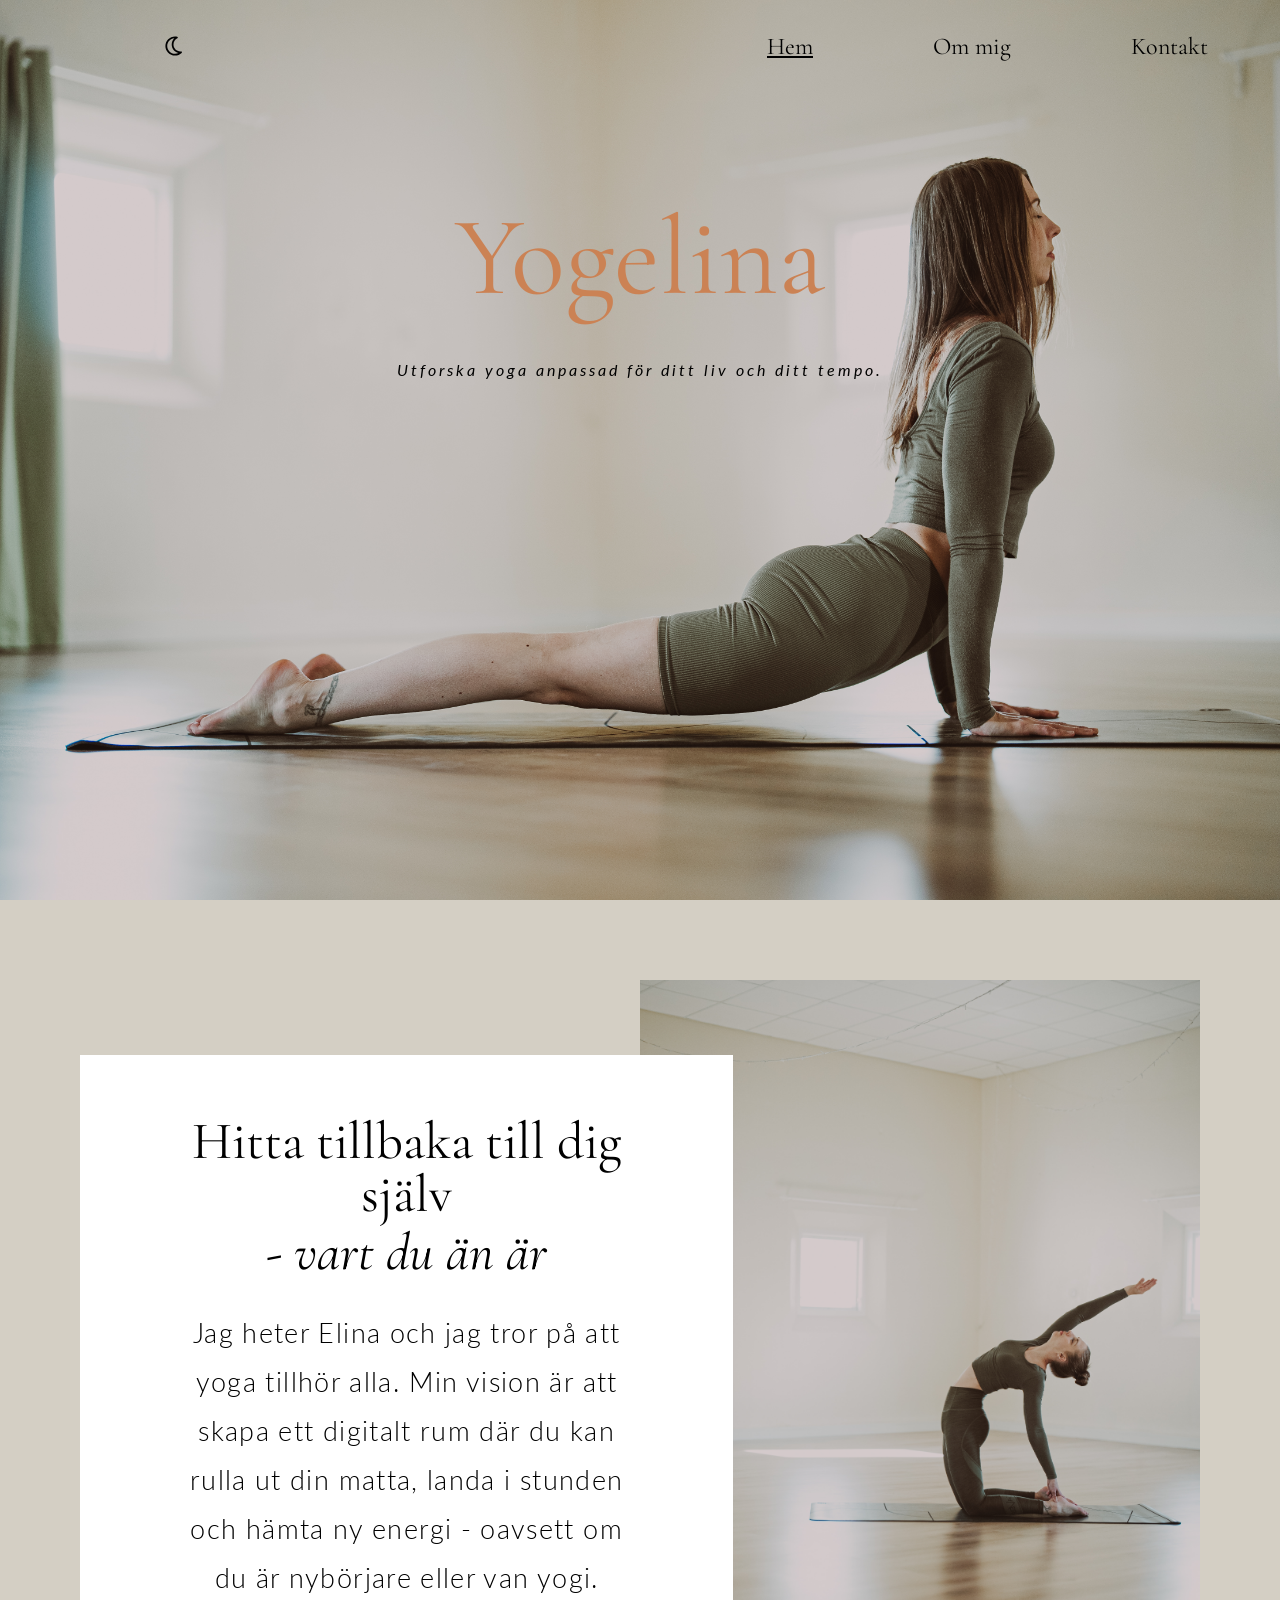
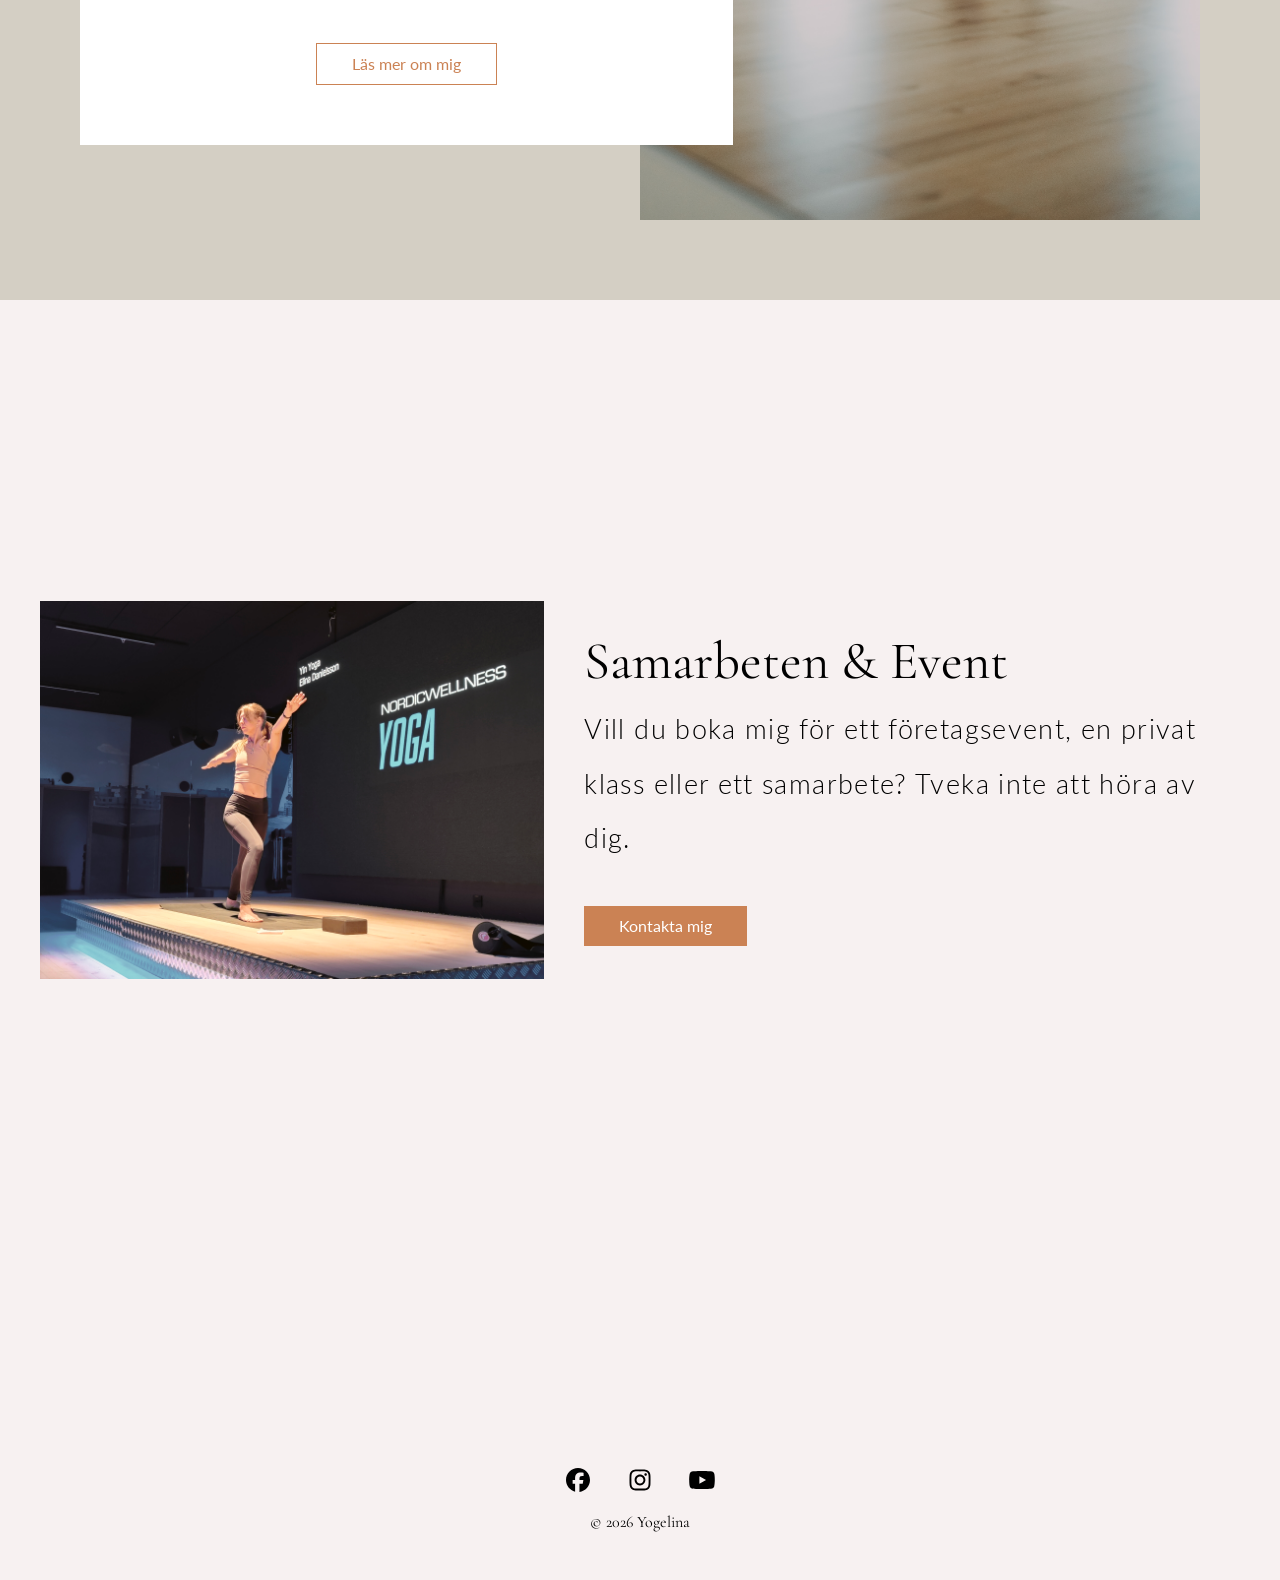
<file: index.html>
<!doctype html>
<html lang="sv">
  <head>
    <meta charset="UTF-8" />
    <meta name="viewport" content="width=device-width, initial-scale=1.0" />
    <link rel="preconnect" href="https://fonts.googleapis.com" />
    <link rel="preconnect" href="https://fonts.gstatic.com" crossorigin />
    <link
      href="https://fonts.googleapis.com/css2?family=Cormorant+Garamond:ital,wght@0,300..700;1,300..700&family=Lato:ital,wght@0,100;0,300;0,400;0,700;0,900;1,100;1,300;1,400;1,700;1,900&display=swap"
      rel="stylesheet"
    />

    <link rel="stylesheet" href="css/styles.css" />
    <script src="js/main.js" defer></script>

    <title>Yogelina</title>
  </head>

  <body>
    <header class="transparent-header">
      <button class="menu-button" id="menu-button">
        <img src="images/bars-solid-full.svg" alt="Burgare ikon" />
      </button>

      <button
        id="dark-mode-button"
        class="dark-mode-button"
        aria-label="Växla tema"
      >
        <img
          src="images/sun-regular-full.svg"
          class="dark-icon icon-sun"
          alt="Sol"
        />
        <img
          src="images/moon-regular-full.svg"
          class="dark-icon icon-moon"
          alt="Måne"
        />
      </button>

      <nav id="menu">
        <ul>
          <li><a class="text-underline" href="index.html">Hem</a></li>
          <li><a href="om-mig.html">Om mig</a></li>
          <li><a href="kontakt.html">Kontakt</a></li>
        </ul>
      </nav>
    </header>

    <main>
      <section class="hero-section">
        <div>
          <h1>Yogelina</h1>
          <p>Utforska yoga anpassad för ditt liv och ditt tempo.</p>
        </div>
      </section>

      <section class="om-intro-section">
        <div class="om-intro-container">
          <div class="box-content">
            <h2>Hitta tillbaka till dig själv</h2>
            <p class="sub-title">- vart du än är</p>
            <p class="text-description">
              Jag heter Elina och jag tror på att yoga tillhör alla. Min vision
              är att skapa ett digitalt rum där du kan rulla ut din matta, landa
              i stunden och hämta ny energi - oavsett om du är nybörjare eller
              van yogi.
            </p>

            <a href="om-mig.html" class="button-om">Läs mer om mig</a>
          </div>
          <div class="om-box-img">
            <img src="images/DSC07626-5.jpg" alt="Bild på Elina" />
          </div>
        </div>
      </section>

      <section class="kontakt-intro-section">
        <div class="kontakt-intro-container">
          <div class="kontakt-box-img">
            <img
              src="images/IMG_20261022_213029.jpg"
              alt="Elina gör yoga på en scen"
            />
          </div>

          <div class="kontakt-box-content">
            <h2>Samarbeten & Event</h2>
            <p>
              Vill du boka mig för ett företagsevent, en privat klass eller ett
              samarbete? Tveka inte att höra av dig.
            </p>

            <a href="kontakt.html" class="button-kontakt">Kontakta mig</a>
          </div>
        </div>
      </section>
    </main>

    <footer class="hem-footer">
      <ul class="footer-icons">
        <li>
          <a
            href="#"
            target="_blank"
            rel="noopener"
            aria-label="Yogelinas Facebook"
          >
            <img
              src="images/facebook-brands-solid-full.svg"
              alt="Facebook ikon"
            />
          </a>
        </li>

        <li>
          <a
            href="#"
            target="_blank"
            rel="noopener"
            aria-label="Yogelinas instagram"
          >
            <img
              src="images/instagram-brands-solid-full.svg"
              alt="Instagram ikon"
            />
          </a>
        </li>

        <li>
          <a
            href="#"
            target="_blank"
            rel="noopener"
            aria-label="Yogelinas youtube"
          >
            <img
              src="images/youtube-brands-solid-full.svg"
              alt="Youtube ikon"
            />
          </a>
        </li>
      </ul>

      <p>© 2026 Yogelina</p>
    </footer>
  </body>
</html>
</file>
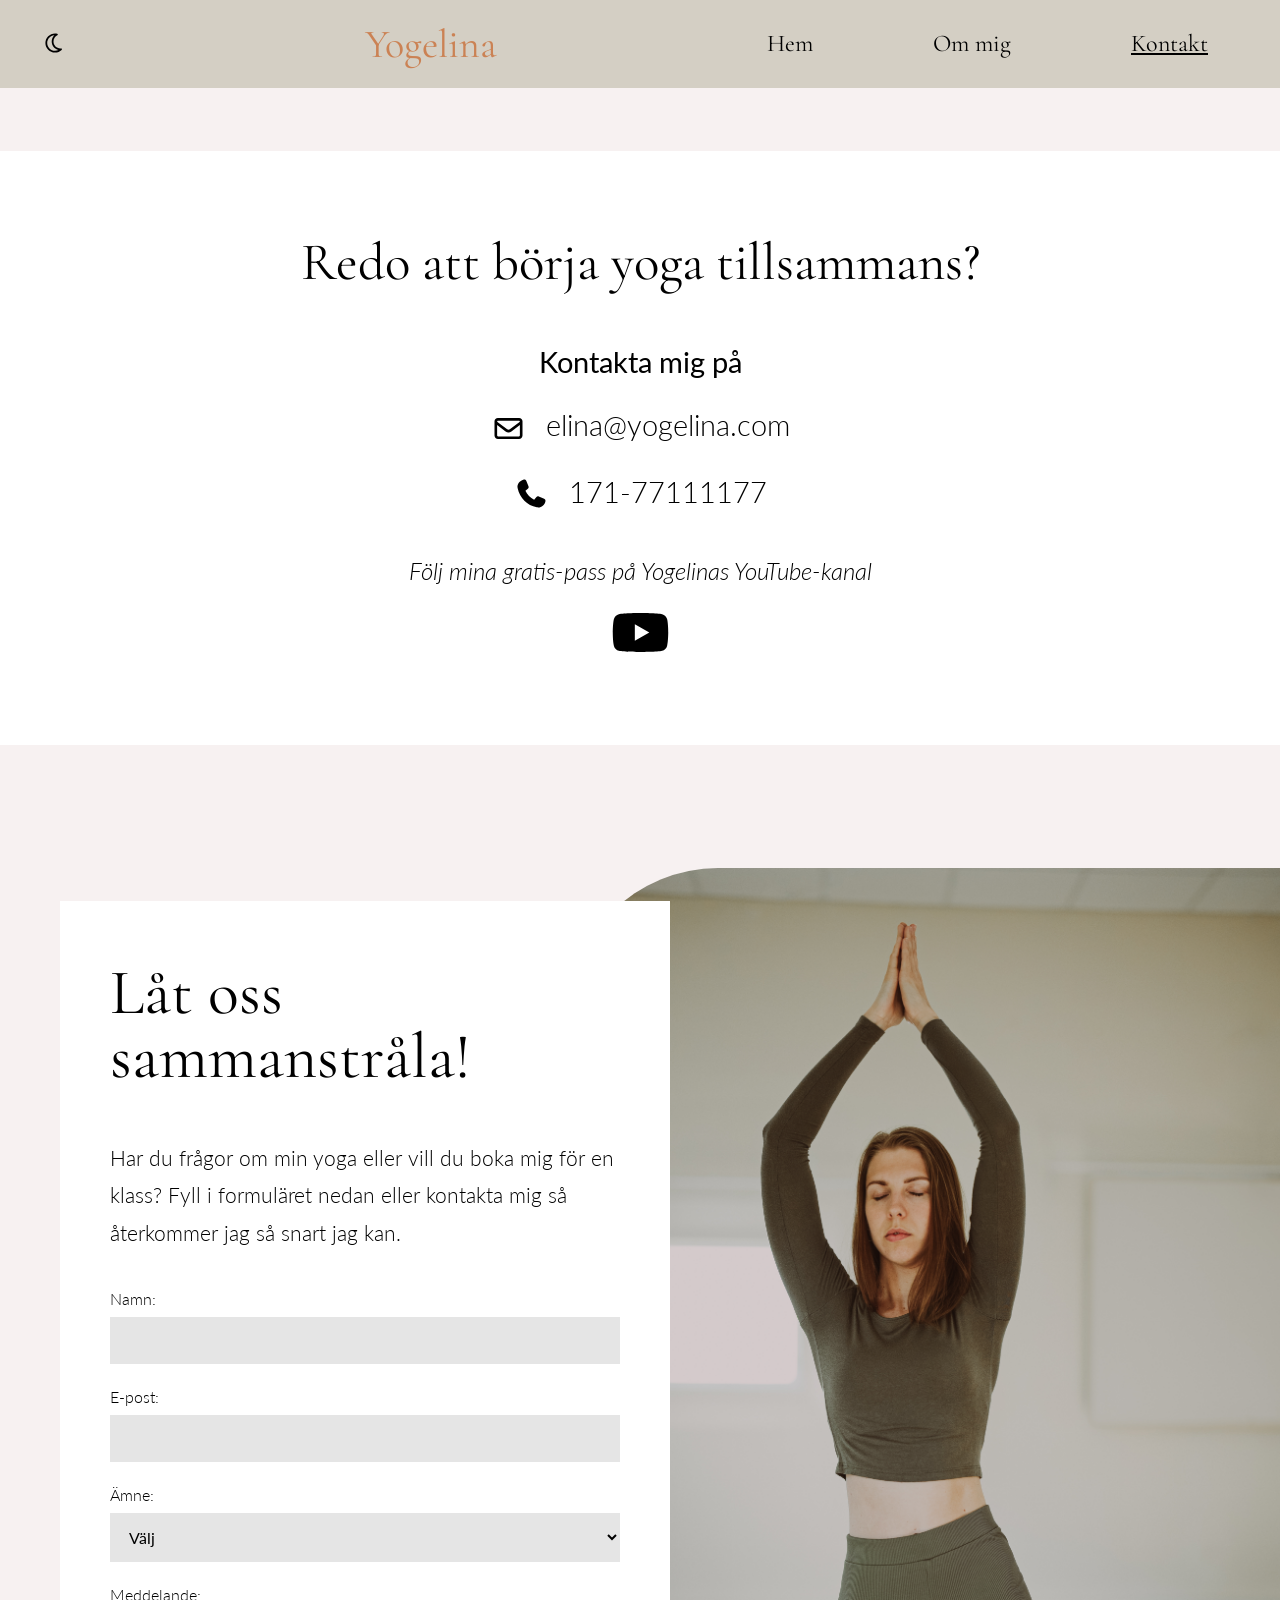
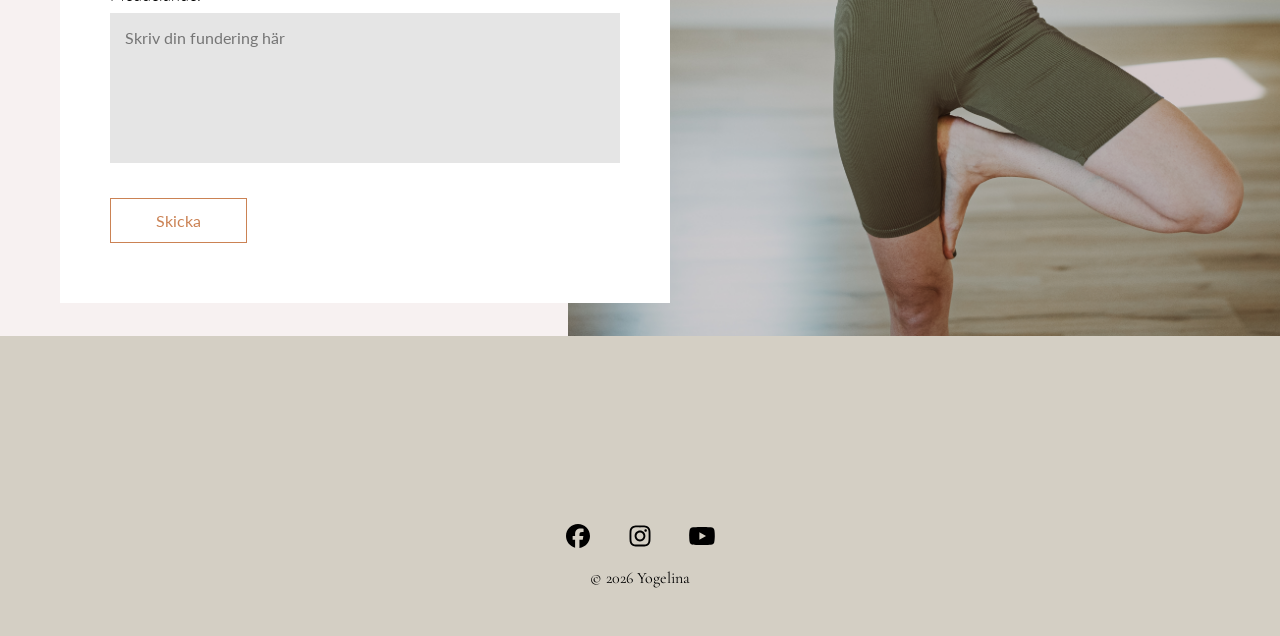
<file: kontakt.html>
<!doctype html>
<html lang="sv">
  <head>
    <meta charset="UTF-8" />
    <meta name="viewport" content="width=device-width, initial-scale=1.0" />
    <link rel="preconnect" href="https://fonts.googleapis.com" />
    <link rel="preconnect" href="https://fonts.gstatic.com" crossorigin />
    <link
      href="https://fonts.googleapis.com/css2?family=Cormorant+Garamond:ital,wght@0,300..700;1,300..700&family=Lato:ital,wght@0,100;0,300;0,400;0,700;0,900;1,100;1,300;1,400;1,700;1,900&display=swap"
      rel="stylesheet"
    />
    <link rel="stylesheet" href="css/styles.css" />
    <script src="js/main.js" defer></script>
    <script src="js/validate.js" defer></script>

    <title>Yogelina</title>
  </head>

  <body>
    <header class="header-color">
      <button class="menu-button" id="menu-button">
        <img src="images/bars-solid-full.svg" alt="Burgare ikon" />
      </button>

      <button
        id="dark-mode-button"
        class="dark-mode-button"
        aria-label="Växla tema"
      >
        <img
          src="images/sun-regular-full.svg"
          class="dark-icon icon-sun"
          alt="Sol"
        />
        <img
          src="images/moon-regular-full.svg"
          class="dark-icon icon-moon"
          alt="Måne"
        />
      </button>

      <a class="title" href="index.html">Yogelina</a>
      <nav id="menu">
        <ul>
          <li><a href="index.html">Hem</a></li>
          <li><a href="om-mig.html">Om mig</a></li>
          <li><a class="text-underline" href="kontakt.html">Kontakt</a></li>
        </ul>
      </nav>
    </header>

    <main>
      <section class="contact-info-section">
        <div class="contact-info-container">
          <h1>Redo att börja yoga tillsammans?</h1>

          <p class="contact-title">Kontakta mig på</p>
          <div class="contact-details">
            <div class="contact-row">
              <div class="email-icon">
                <img src="images/envelope-regular-full.svg" alt="E-post ikon" />
              </div>
              <div class="contact-text-box">
                <a href="mailto:elina@yogelina.com" class="contact-link"
                  >elina@yogelina.com</a
                >
              </div>
            </div>
            <div class="contact-row">
              <div class="phone-icon">
                <img src="images/phone-solid-full.svg" alt="Telefon ikon" />
              </div>
              <div class="contact-text-box">
                <a href="tel:171-77111177" class="contact-phone"
                  >171-77111177
                </a>
              </div>
            </div>
          </div>

          <p class="contact-youtube">
            Följ mina gratis-pass på Yogelinas YouTube-kanal
          </p>

          <div class="contact-icon">
            <img
              src="images/youtube-brands-solid-full.svg"
              alt="Youtube ikon"
            />
          </div>
        </div>
      </section>
    </main>

    <!--formulär-->
    <section class="form-section">
      <div class="form-container">
        <div class="form-content">
          <h2>Låt oss sammanstråla!</h2>
          <p class="form-intro">
            Har du frågor om min yoga eller vill du boka mig för en klass? Fyll
            i formuläret nedan eller kontakta mig så återkommer jag så snart jag
            kan.
          </p>
          <ul id="errorList"></ul>
          <form id="form">
            <div class="input-group">
              <label for="name"> Namn: </label>
              <input id="name" type="text" />
            </div>
            <div class="input-group">
              <label for="email"> E-post: </label>
              <input id="email" type="email" />
            </div>
            <div class="input-group">
              <label for="topic">Ämne: </label>
              <select id="topic">
                <option value="">Välj</option>
                <option value="private-session">Boka privat pass</option>
                <option value="event">Företagsevent</option>
                <option value="collaboration">Samarbete</option>
                <option value="other">Övrigt</option>
              </select>
            </div>

            <div class="input-group">
              <label for="message">Meddelande: </label>
              <textarea
                id="message"
                placeholder="Skriv din fundering här"
              ></textarea>
            </div>
            <button type="submit" class="button-submit">Skicka</button>
          </form>
        </div>

        <div class="form-box-img">
          <img src="images/DSC07669-7.jpg" alt="Bild på Elina" />
        </div>
      </div>
    </section>

    <footer>
      <ul class="footer-icons">
        <li>
          <a
            href="#"
            target="_blank"
            rel="noopener"
            aria-label="Yogelinas Facebook"
          >
            <img
              src="images/facebook-brands-solid-full.svg"
              alt="Facebook ikon"
            />
          </a>
        </li>

        <li>
          <a
            href="#"
            target="_blank"
            rel="noopener"
            aria-label="Yogelinas instagram"
          >
            <img
              src="images/instagram-brands-solid-full.svg"
              alt="Instagram ikon"
            />
          </a>
        </li>

        <li>
          <a
            href="#"
            target="_blank"
            rel="noopener"
            aria-label="Yogelinas youtube"
          >
            <img
              src="images/youtube-brands-solid-full.svg"
              alt="Youtube ikon"
            />
          </a>
        </li>
      </ul>

      <p>© 2026 Yogelina</p>
    </footer>
  </body>
</html>
</file>
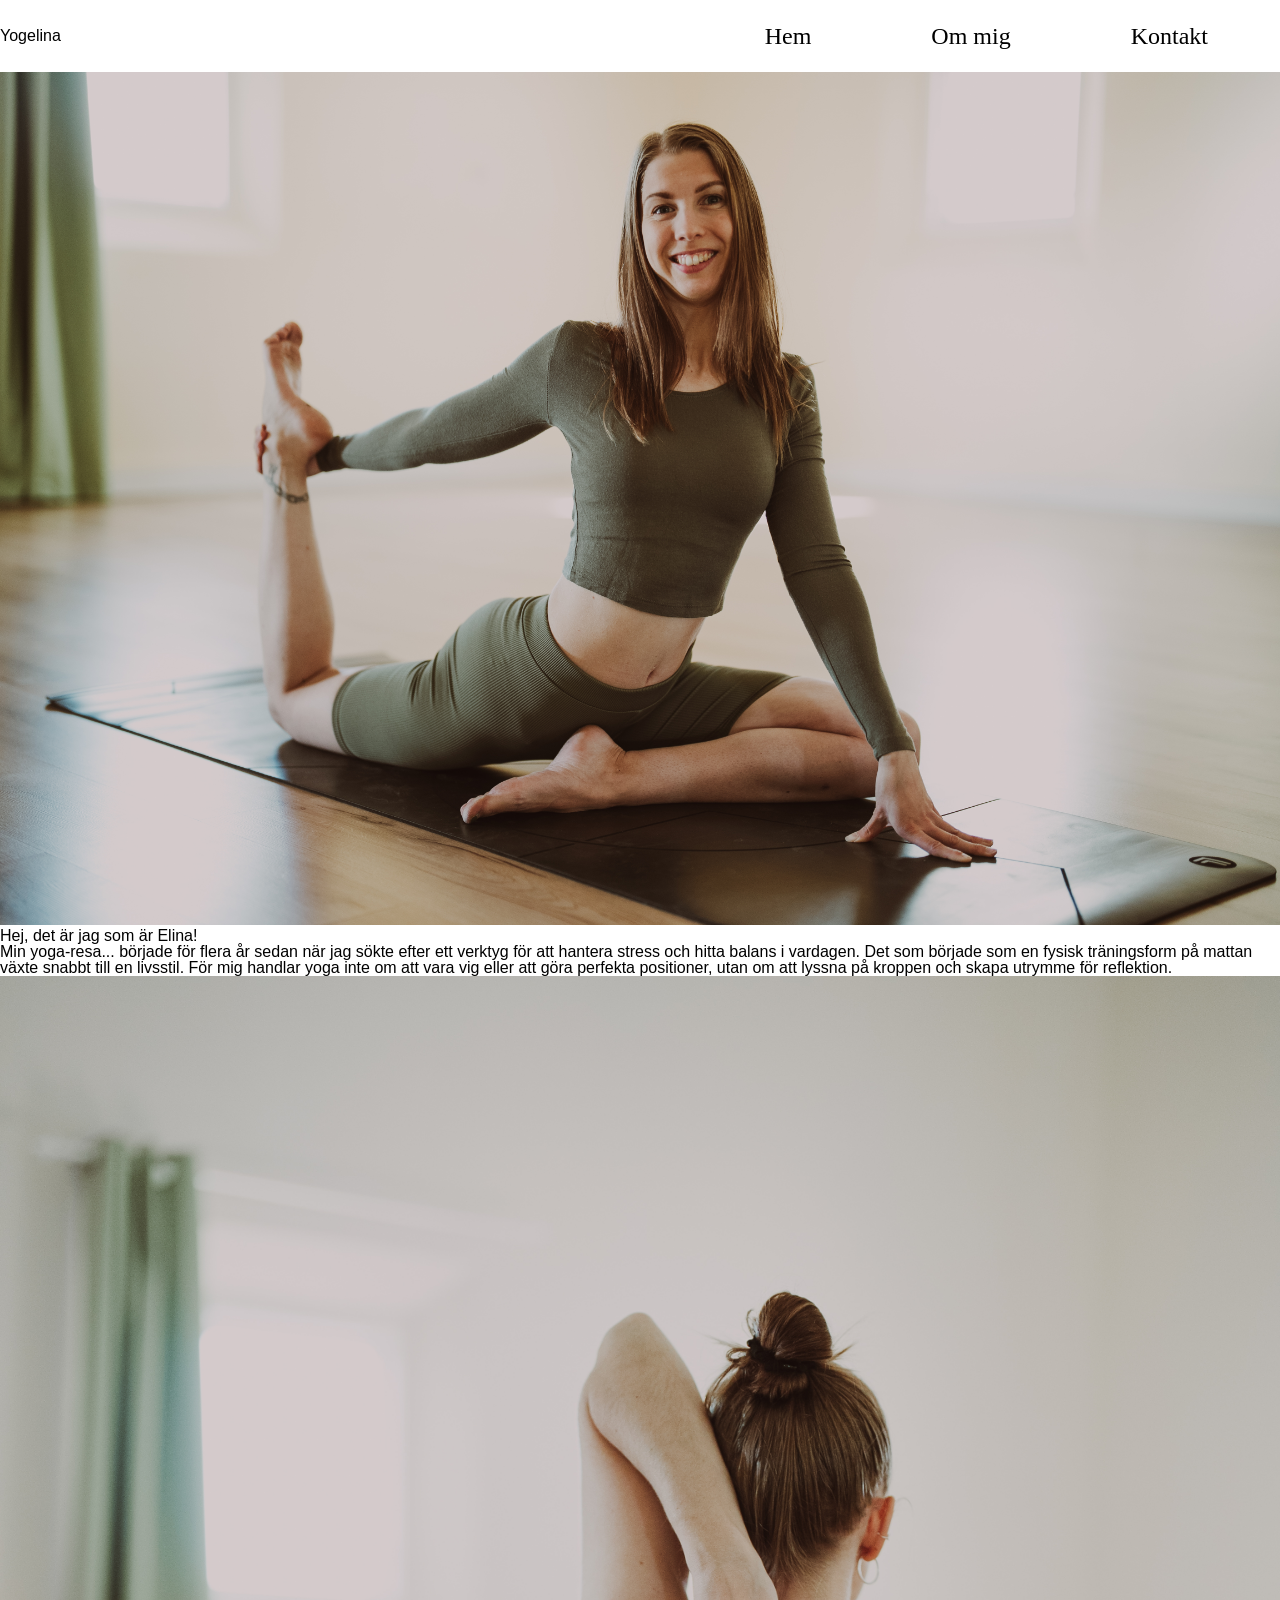
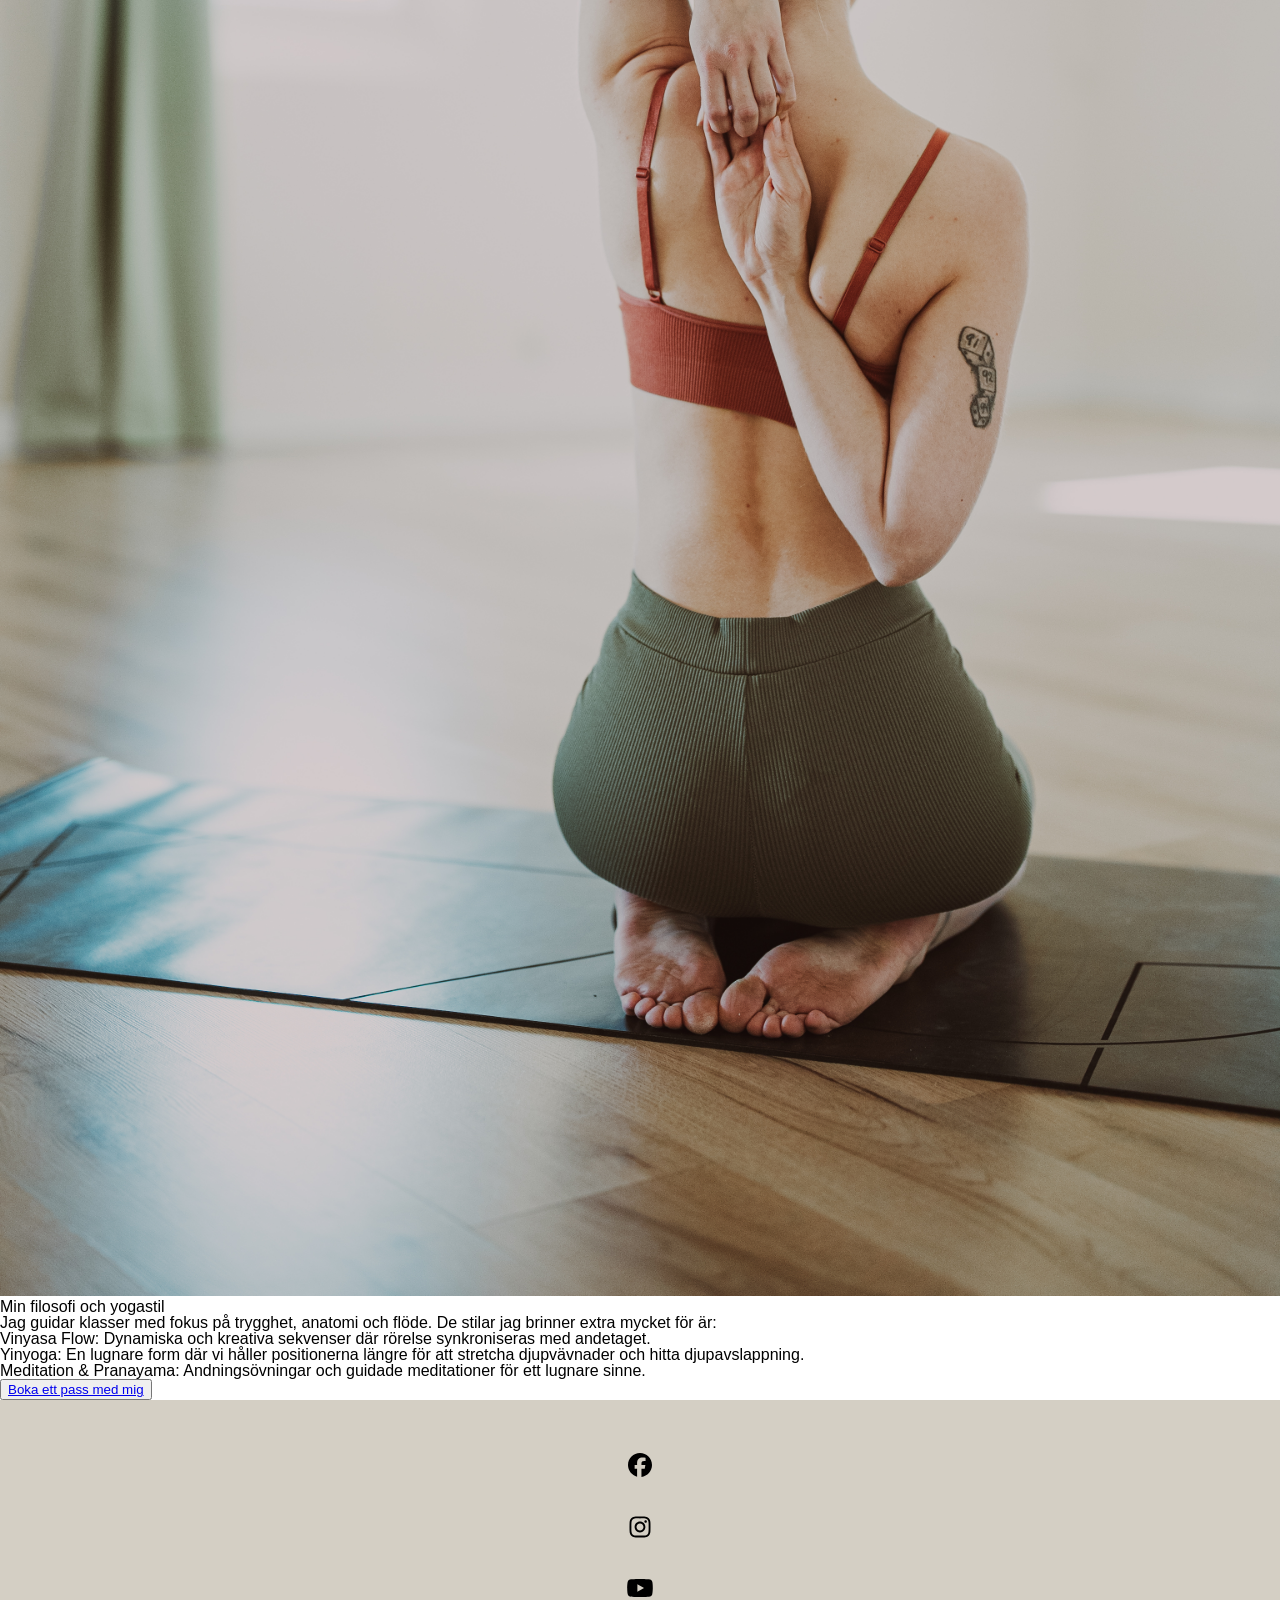
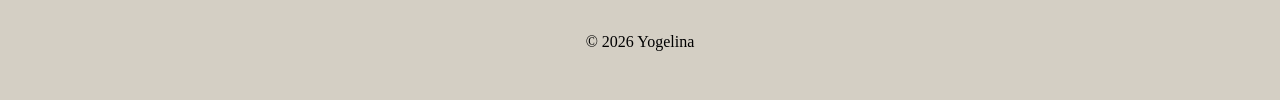
<file: om mig.html>
<!doctype html>
<html lang="sv">
  <head>
    <meta charset="UTF-8" />
    <meta name="viewport" content="width=device-width, initial-scale=1.0" />
    <link rel="stylesheet" href="css/styles.css" />
    <title>Yogelina</title>
  </head>

  <body>
    <header>
      <h1>Yogelina</h1>
      <nav>
        <ul>
          <li><a href="index.html">Hem</a></li>
          <li><a href="om mig.html">Om mig</a></li>
          <li><a href="kontakt.html">Kontakt</a></li>
        </ul>
      </nav>
    </header>

    <main>
      <section>
        <img src="images/DSC07446-1.jpg" alt="Porträtt på Elina" />
        <h2>Hej, det är jag som är Elina!</h2>
        <p>
          Min yoga-resa... började för flera år sedan när jag sökte efter ett
          verktyg för att hantera stress och hitta balans i vardagen. Det som
          började som en fysisk träningsform på mattan växte snabbt till en
          livsstil. För mig handlar yoga inte om att vara vig eller att göra
          perfekta positioner, utan om att lyssna på kroppen och skapa utrymme
          för reflektion.
        </p>
      </section>

      <section>
        <img src="images/DSC07547-4.jpg" alt="Bild på Elina" />
        <h2>Min filosofi och yogastil</h2>
        <p>
          Jag guidar klasser med fokus på trygghet, anatomi och flöde. De stilar
          jag brinner extra mycket för är:
        </p>
        <ul>
          <li>
            Vinyasa Flow: Dynamiska och kreativa sekvenser där rörelse
            synkroniseras med andetaget.
          </li>
          <li>
            Yinyoga: En lugnare form där vi håller positionerna längre för att
            stretcha djupvävnader och hitta djupavslappning.
          </li>
          <li>
            Meditation & Pranayama: Andningsövningar och guidade meditationer
            för ett lugnare sinne.
          </li>
        </ul>
        <button>
          <a href="kontakt.html">Boka ett pass med mig</a>
        </button>
      </section>
    </main>

    <footer>
      <img src="images/facebook-brands-solid-full.svg" alt="Facebook ikon" />
      <img src="images/instagram-brands-solid-full.svg" alt="Instagram ikon" />
      <img src="images/youtube-brands-solid-full.svg" alt="Youtube ikon" />
      <h2>© 2026 Yogelina</h2>
    </footer>
  </body>
</html>
</file>
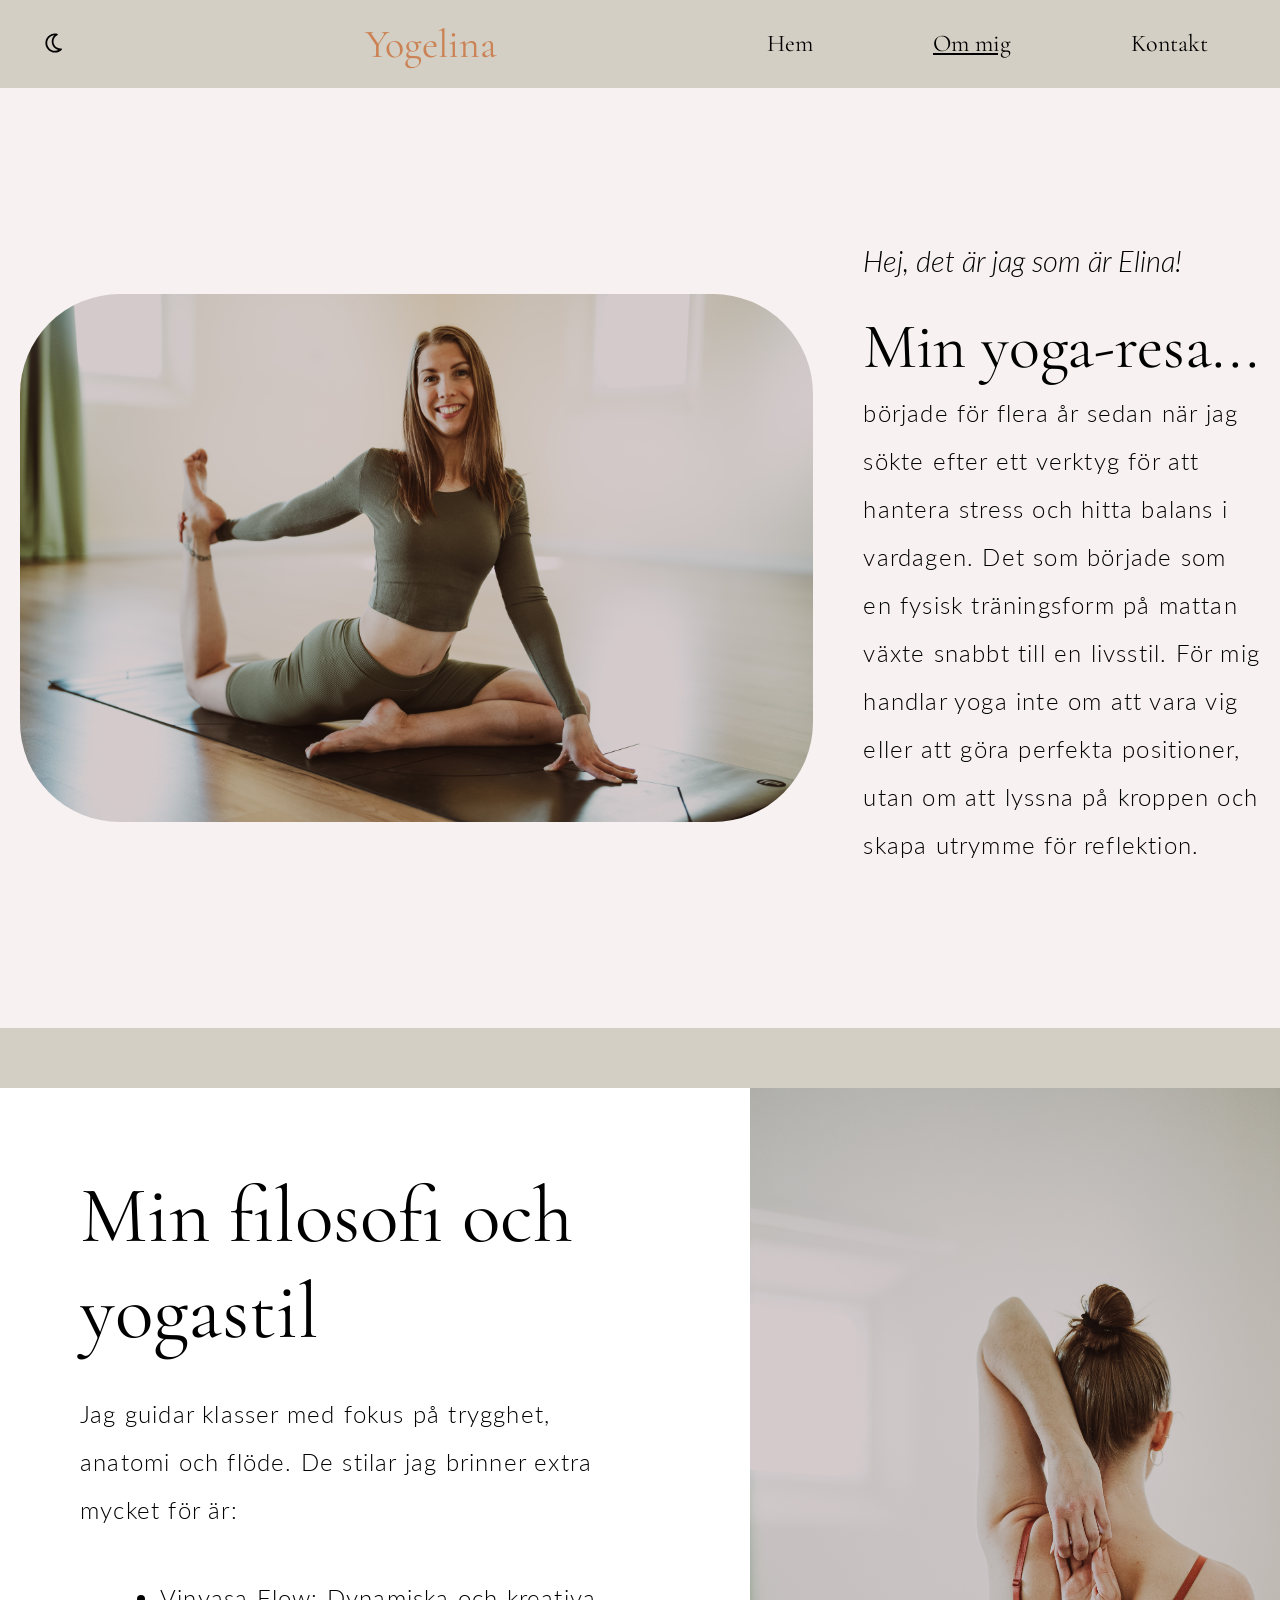
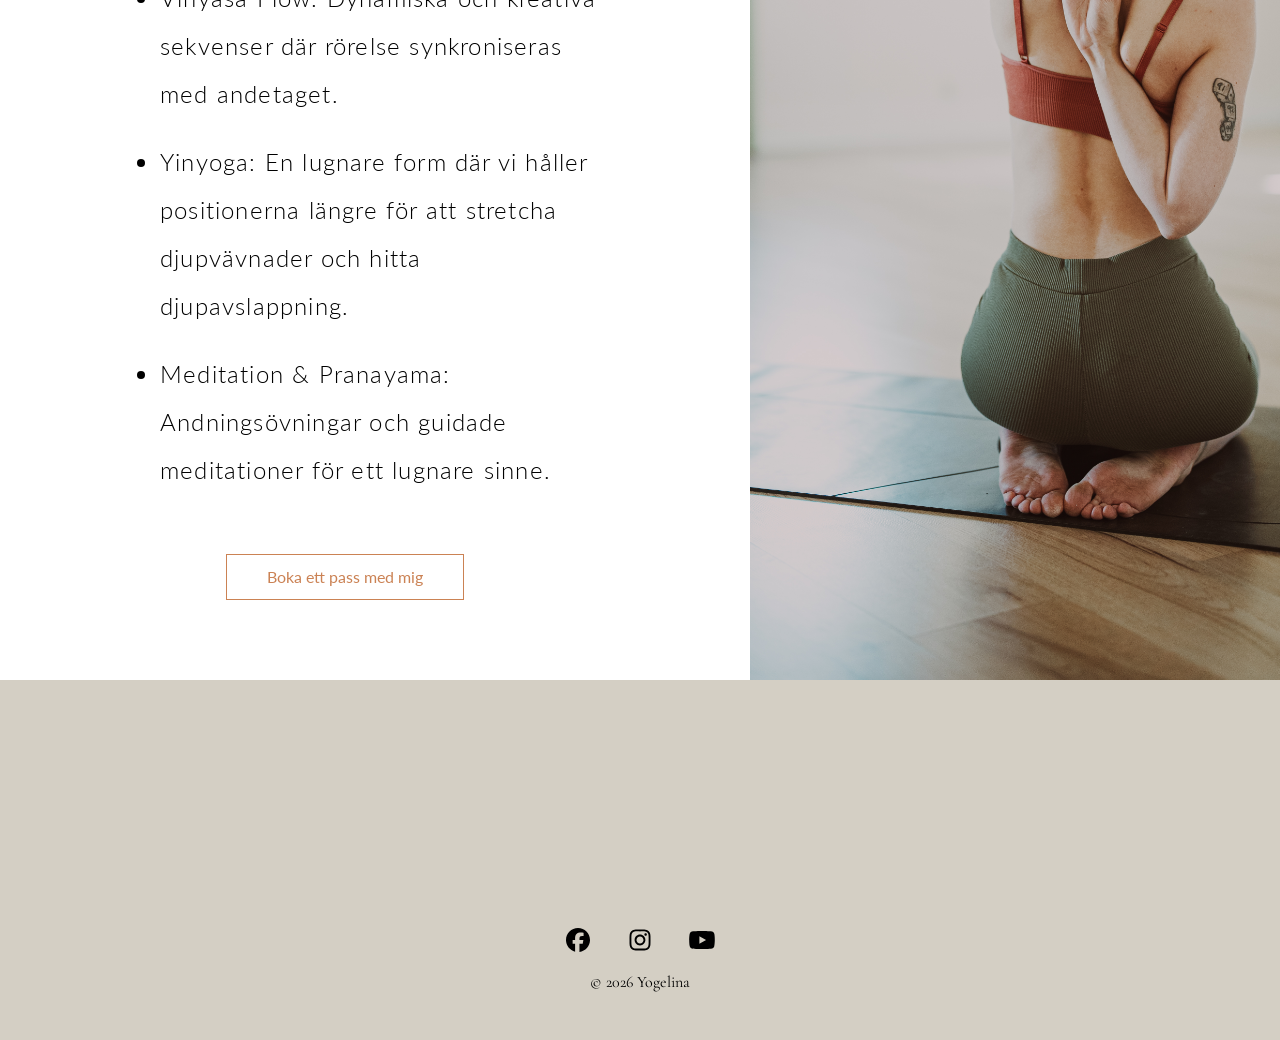
<file: om-mig.html>
<!doctype html>
<html lang="sv">
  <head>
    <meta charset="UTF-8" />
    <meta name="viewport" content="width=device-width, initial-scale=1.0" />
    <link rel="preconnect" href="https://fonts.googleapis.com" />
    <link rel="preconnect" href="https://fonts.gstatic.com" crossorigin />
    <link
      href="https://fonts.googleapis.com/css2?family=Cormorant+Garamond:ital,wght@0,300..700;1,300..700&family=Lato:ital,wght@0,100;0,300;0,400;0,700;0,900;1,100;1,300;1,400;1,700;1,900&display=swap"
      rel="stylesheet"
    />
    <link rel="stylesheet" href="css/styles.css" />
    <script src="js/main.js" defer></script>

    <title>Yogelina</title>
  </head>

  <body>
    <header class="header-color">
      <button class="menu-button" id="menu-button">
        <img src="images/bars-solid-full.svg" alt="Burgare ikon" />
      </button>

      <button
        id="dark-mode-button"
        class="dark-mode-button"
        aria-label="Växla tema"
      >
        <img
          src="images/sun-regular-full.svg"
          class="dark-icon icon-sun"
          alt="Sol"
        />
        <img
          src="images/moon-regular-full.svg"
          class="dark-icon icon-moon"
          alt="Måne"
        />
      </button>

      <a class="title" href="index.html">Yogelina</a>
      <nav id="menu">
        <ul>
          <li><a href="index.html">Hem</a></li>
          <li><a class="text-underline" href="om-mig.html">Om mig</a></li>
          <li><a href="kontakt.html">Kontakt</a></li>
        </ul>
      </nav>
    </header>

    <main>
      <section class="presentation-section">
        <div class="presentation-container">
          <div class="portrait-img">
            <img src="images/DSC07446-1.jpg" alt="Porträtt på Elina" />
          </div>
          <div class="presentation-content">
            <h1>Hej, det är jag som är Elina!</h1>
            <p class="presentation-big">Min yoga-resa...</p>

            <p class="presentation-small">
              började för flera år sedan när jag sökte efter ett verktyg för att
              hantera stress och hitta balans i vardagen. Det som började som en
              fysisk träningsform på mattan växte snabbt till en livsstil. För
              mig handlar yoga inte om att vara vig eller att göra perfekta
              positioner, utan om att lyssna på kroppen och skapa utrymme för
              reflektion.
            </p>
          </div>
        </div>
      </section>

      <section class="style-info-section">
        <div class="style-info-container">
          <div class="style-info-content">
            <h2>Min filosofi och yogastil</h2>
            <p class="style-info-text">
              Jag guidar klasser med fokus på trygghet, anatomi och flöde. De
              stilar jag brinner extra mycket för är:
            </p>
            <ul class="style-list">
              <li>
                Vinyasa Flow: Dynamiska och kreativa sekvenser där rörelse
                synkroniseras med andetaget.
              </li>
              <li>
                Yinyoga: En lugnare form där vi håller positionerna längre för
                att stretcha djupvävnader och hitta djupavslappning.
              </li>
              <li>
                Meditation & Pranayama: Andningsövningar och guidade
                meditationer för ett lugnare sinne.
              </li>
            </ul>

            <a href="kontakt.html" class="info-book-button"
              >Boka ett pass med mig</a
            >
          </div>
          <div class="style-info-img">
            <img src="images/DSC07547-4.jpg" alt="Bild på Elina" />
          </div>
        </div>
      </section>
    </main>

    <footer>
      <ul class="footer-icons">
        <li>
          <a
            href="#"
            target="_blank"
            rel="noopener"
            aria-label="Yogelinas Facebook"
          >
            <img
              src="images/facebook-brands-solid-full.svg"
              alt="Facebook ikon"
            />
          </a>
        </li>

        <li>
          <a
            href="#"
            target="_blank"
            rel="noopener"
            aria-label="Yogelinas instagram"
          >
            <img
              src="images/instagram-brands-solid-full.svg"
              alt="Instagram ikon"
            />
          </a>
        </li>

        <li>
          <a
            href="#"
            target="_blank"
            rel="noopener"
            aria-label="Yogelinas youtube"
          >
            <img
              src="images/youtube-brands-solid-full.svg"
              alt="Youtube ikon"
            />
          </a>
        </li>
      </ul>

      <p>© 2026 Yogelina</p>
    </footer>
  </body>
</html>
</file>
<file: css/styles.css>
/* CSS reset */

/* http://meyerweb.com/eric/tools/css/reset/ 
   v2.0 | 20110126
   License: none (public domain)
*/

html,
body,
div,
span,
applet,
object,
iframe,
h1,
h2,
h3,
h4,
h5,
h6,
p,
blockquote,
pre,
a,
abbr,
acronym,
address,
big,
cite,
code,
del,
dfn,
em,
img,
ins,
kbd,
q,
s,
samp,
small,
strike,
strong,
sub,
sup,
tt,
var,
b,
u,
i,
center,
dl,
dt,
dd,
ol,
ul,
li,
fieldset,
form,
label,
legend,
table,
caption,
tbody,
tfoot,
thead,
tr,
th,
td,
article,
aside,
canvas,
details,
embed,
figure,
figcaption,
footer,
header,
hgroup,
menu,
nav,
output,
ruby,
section,
summary,
time,
mark,
audio,
video {
  margin: 0;
  padding: 0;
  border: 0;
  font-size: 100%;
  font: inherit;
  vertical-align: baseline;
}
/* HTML5 display-role reset for older browsers */
article,
aside,
details,
figcaption,
figure,
footer,
header,
hgroup,
menu,
nav,
section {
  display: block;
}
body {
  line-height: 1;
}
ol,
ul {
  list-style: none;
}
blockquote,
q {
  quotes: none;
}
blockquote:before,
blockquote:after,
q:before,
q:after {
  content: "";
  content: none;
}
table {
  border-collapse: collapse;
  border-spacing: 0;
}
/* slut på reset */

html {
  font-family: "Lato", sans-serif;
  font-weight: 400;
  font-style: normal;
}

/* bildstorlek */
img {
  max-width: 100%;
}
/* dark mode */
body {
  --primary-bg-color: #f7f1f1;
  --secondary-bg-color: #d4cfc4;
  --info-bg-color: white;
  --primary-text-color: black;
  color: var(--primary-text-color);
}

body.dark-mode {
  --secondary-bg-color: #302f24;
  --primary-bg-color: #252620;
  --info-bg-color: #727264;
  --primary-text-color: white;
  color: var(--primary-text-color);
}

body.dark-mode .icon-sun {
  display: inline-block;
}
body.dark-mode .icon-moon {
  display: none;
}

.dark-icon {
  width: 24px;
  height: 24px;
  pointer-events: none;
}

.dark-mode-button {
  background: none;
  border: none;
  cursor: pointer;
  padding: 0;
  width: 30px;
  height: 30px;
  order: 1;
}

.icon-sun {
  display: none;

  .icon-moon {
    display: inline-block;
  }
}

header {
  position: relative;
  width: 100%;
  padding: 1.5em 0em;
  display: flex;
  flex-direction: row;
  justify-content: space-between;
  align-items: center;

  & nav {
    font-family: "Cormorant Garamond", serif;
    font-optical-sizing: auto;
    font-weight: 400;
    font-style: normal;
    font-size: 1.5em;
    order: 3;
  }

  & ul {
    display: flex;
    flex-direction: row;
    justify-content: flex-end;
    gap: 5em;
    padding-right: 3em;

    /* ta bort lila färg från klick */
    a:link,
    a:visited {
      color: var(--primary-text-color);
    }
  }

  a {
    text-decoration: none;
  }

  /* Yogelina rubrik */
  & .title {
    color: #cb8254;
    font-size: 2.5em;
    line-height: 1;
    padding-left: 1.5rem;
    font-family: "Cormorant Garamond", serif;
    font-weight: 400;
    font-style: normal;
    order: 2;

    & a:link,
    & a:visited {
      color: #cb8254;
    }
  }

  & .dark-mode-button {
    margin-left: 3em;
  }
}

/* första sidans header */
.transparent-header {
  position: absolute;
  display: flex;
  flex-direction: row;
  justify-content: space-between;
  padding: 2em 0em;

  & .dark-mode-button {
    margin-left: 12em;
  }
}

.header-color {
  background-color: var(--secondary-bg-color);
}

/* understäck på menyval */
.text-underline {
  text-decoration: underline;
}

/* Hero första sidan */
.hero-section {
  background-image: url("../images/DSC07519-3.jpg");
  min-height: 100vh;
  background-size: cover;
  display: flex;
  justify-content: center;
  align-items: center;
  flex-direction: column;
  text-align: center;
  background-position: center;

  & div {
    display: flex;
    flex-direction: column;
    position: relative;
    bottom: 10em;
    gap: 3em;
  }

  /* rubrik */
  & h1 {
    font-family: "Cormorant Garamond", serif;
    font-weight: 400;
    font-style: normal;
    color: #cb8254;
    font-size: 7em;
  }
  /* subrubrik */
  & p {
    font-family: "Lato", sans-serif;
    font-weight: 400;
    font-style: italic;
    letter-spacing: 3px;
  }
}

/* läs mer om mig sektionen på första sidan */
.om-intro-section {
  display: flex;
  justify-content: center;
  align-items: center;
  min-height: 100vh;
  padding: 80px;
  box-sizing: border-box;
  background-color: var(--secondary-bg-color);

  & h2 {
    font-family: "Cormorant Garamond", serif;
    font-size: 3.3rem;

    margin: 0 0 5px 0;
    font-weight: 400;
  }
}

.om-intro-container {
  display: grid;
  grid-template-columns: repeat(12, 1fr);
  align-items: center;
  max-width: 1800px;
  width: 100%;
}

.box-content {
  background-color: var(--info-bg-color);
  padding: 60px 100px;
  text-align: center;

  grid-column: 1 / 8;
  grid-row: 1;

  z-index: 2;
}

.om-box-img {
  grid-column: 7 / 13;
  grid-row: 1;
  z-index: 1;
}

.om-box-img img {
  width: 100%;
  height: auto;
  display: block;
  object-fit: cover;
}

.sub-title {
  font-family: "Cormorant Garamond", serif;
  font-size: 3.3rem;

  font-weight: 400;
  font-style: italic;
  margin: 0 0 30px 0;
}

.text-description {
  font-family: "Lato", sans-serif;
  font-weight: 300;
  font-style: normal;
  letter-spacing: 0.05em;

  line-height: 1.8;
  font-size: 1.7rem;
  margin-bottom: 40px;
}

.button-om {
  display: inline-block;
  padding: 12px 35px;
  border: 1px solid #cb8254;
  color: #cb8254;
  text-decoration: none;
  font-size: 1rem;

  font-family: "Lato", sans-serif;
  font-weight: 400;
  font-style: normal;
}

/* kontakta mig sektionen på första sidan */
.kontakt-intro-section {
  background-color: var(--primary-bg-color);
  display: flex;
  justify-content: center;
  align-items: center;
  min-height: 100vh;
  padding: 40px;
}

.kontakt-intro-container {
  display: flex;
  flex-direction: row;
  align-items: center;
  gap: 40px;
  max-width: 1300px;
  width: 100%;
}

.kontakt-box-content {
  flex: 1.3;
  text-align: left;

  & h2 {
    font-family: "Cormorant Garamond", serif;
    font-size: 3.3rem;

    margin: 0 0 5px 0;
    font-weight: 400;
    margin-bottom: 15px;
  }

  & p {
    font-family: "Lato", sans-serif;
    font-weight: 300;
    font-style: normal;
    letter-spacing: 0.05em;

    line-height: 2;
    font-size: 1.7rem;
    margin-bottom: 40px;
  }
}

.kontakt-box-img {
  flex: 1;
  max-width: 550px;
}

.kontakt-box-img img {
  width: 100%;
  height: auto;
  display: block;
}

.button-kontakt {
  display: inline-block;
  padding: 12px 35px;

  color: white;
  background-color: #cb8254;
  text-decoration: none;
  font-size: 1rem;

  font-family: "Lato", sans-serif;
  font-weight: 400;
  font-style: normal;
}

/* om mig sida - presentation */
.presentation-section {
  background-color: var(--primary-bg-color);
  display: flex;
  justify-content: center;
  align-items: center;
  min-height: 100vh;
  padding: 20px;
}

.presentation-container {
  display: flex;
  flex-direction: row;
  align-items: center;
  gap: 50px;
  max-width: 1500px;
  width: 100%;
}

.presentation-content {
  flex: 1;
  text-align: left;

  & h1 {
    font-family: "Lato", sans-serif;
    font-style: italic;
    font-weight: 300;
    font-size: 1.8rem;

    margin: 0 0 5px 0;
    margin-bottom: 40px;
  }
}

.presentation-big {
  font-family: "Cormorant Garamond", serif;
  font-size: 4rem;

  margin-bottom: 10px;
}

.presentation-small {
  font-family: "Lato", sans-serif;
  font-weight: 300;
  font-style: normal;
  letter-spacing: 0.05em;

  line-height: 2;
  font-size: 1.5rem;
}

.portrait-img {
  flex: 2;
  max-width: 850px;
}

.portrait-img img {
  width: 100%;
  height: auto;
  display: block;

  border-radius: 100px;
}

/* Om mig - stilar sektionen */
.style-info-section {
  background-color: var(--secondary-bg-color);
  display: flex;
  justify-content: center;
  align-items: center;
  min-height: 100vh;
  padding: 60px 0px;
  box-sizing: border-box;
}

.style-info-container {
  background-color: var(--info-bg-color);
  display: flex;
  flex-direction: row;
  max-width: 2000px;
  width: 100%;
  gap: 60px;
  align-items: stretch;
}

.style-info-content {
  flex: 1;
  display: flex;
  flex-direction: column;
  justify-content: center;
  padding: 80px;

  & h2 {
    font-family: "Cormorant Garamond", serif;
    font-size: 5rem;

    font-weight: 400;
    line-height: 1.2;
    margin: 0 0 30px 0;
  }
}

.style-info-text {
  font-family: "Lato", sans-serif;
  font-weight: 300;
  font-style: normal;
  letter-spacing: 0.05em;

  line-height: 2;
  font-size: 1.5rem;
  margin-bottom: 40px;
}

.style-list {
  list-style-type: disc;
  padding-left: 80px;
  margin-bottom: 40px;
}

.style-list li {
  font-family: "Lato", sans-serif;
  font-weight: 300;
  font-style: normal;
  letter-spacing: 0.05em;

  line-height: 2;
  font-size: 1.5rem;
  margin-bottom: 20px;
}

.info-book-button {
  display: inline-block;
  align-self: center;
  padding: 14px 40px;
  border: 1px solid #cb8254;
  color: #cb8254;
  text-decoration: none;
  font-family: "Lato", sans-serif;
  font-size: 1rem;
  font-weight: 400;
}

.style-info-img {
  flex: 1;
}

.style-info-img img {
  width: 100%;
  height: 100%;
  display: block;
  object-fit: cover;
}

/* kontaktsida */
.contact-info-section {
  background-color: var(--primary-bg-color);
  display: flex;
  justify-content: center;
  align-items: center;
  min-height: 80vh;
  box-sizing: border-box;
}

.contact-info-container {
  background-color: var(--info-bg-color);
  display: flex;
  flex-direction: column;
  align-items: center;
  text-align: center;
  max-width: 5000px;
  width: 100%;
  padding: 80px 20px;

  & h1 {
    font-family: "Cormorant Garamond", serif;
    font-size: 3.3rem;

    font-weight: 400;
    line-height: 1.2;
    margin: 0 0 40px 0;
  }
}

.contact-row {
  display: flex;
  flex-direction: row;
  align-items: center;
  justify-content: center;
  gap: 20px;
  margin-bottom: 5px;
  width: 100%;
}

.contact-details {
  margin-bottom: 20px;
  display: flex;
  flex-direction: column;
  align-items: flex-start;
  max-width: 500px;
  width: 100%;
}

.contact-title {
  font-family: "Lato", sans-serif;
  font-weight: 400;
  font-style: normal;
  font-size: 1.8rem;
  margin: 0 0 5px 0;
  line-height: 2;
}

.contact-link {
  font-family: "Lato", sans-serif;
  font-weight: 300;
  font-style: normal;
  font-size: 1.8rem;
  margin: 0 0 5px 0;
  text-decoration: none;
  line-height: 2;
  display: block;

  color: var(--primary-text-color);

  &:link,
  &:visited {
    color: var(--primary-text-color);
  }
}

.email-icon,
.phone-icon {
  width: 35px;
  height: auto;
  flex-shrink: 0;
}

.email-icon img,
.phone-icon img {
  width: 100%;
  height: auto;
  display: block;
}

.contact-phone {
  font-family: "Lato", sans-serif;
  font-weight: 300;
  font-style: normal;
  font-size: 1.8rem;
  margin: 0 0 5px 0;
  line-height: 2;
  text-decoration: none;

  &:link,
  &:visited {
    color: var(--primary-text-color);
  }
}

.contact-youtube {
  font-family: "Lato", sans-serif;
  font-weight: 300;
  font-style: italic;
  font-size: 1.5rem;
  margin: 0 0 5px 0;
  line-height: 2;
}

.contact-icon {
  width: 65px;
  height: auto;
}

.contact-icon img {
  width: 100%;
  height: 100%;
  display: block;
}

/* formulär sektionen */
.form-section {
  background-color: var(--primary-bg-color);
  display: flex;
  justify-content: center;
  align-items: center;
  min-height: 100vh;
  padding: 60px 0 0 60px;
  box-sizing: border-box;
}

.form-container {
  display: grid;
  grid-template-columns: repeat(12, 1fr);
  align-items: center;
  max-width: 1800px;
  width: 100%;

  & h2 {
    font-family: "Cormorant Garamond", serif;
    font-size: 4rem;

    font-weight: 400;
    margin: 0 0 50px 0;
  }

  #errorList {
    padding: 0;
    margin: 0 0 20px 0;
    width: 100%;
  }

  #errorList li {
    background-color: #fdf2f2;
    color: #ea4242;
    padding: 10px 15px;
    margin-bottom: 5px;
    border-left: 2px solid #ea5151;
    border-style: dashed;
    border-radius: 5px;
    font-size: 1rem;
    font-weight: 500;
  }
  #errorList li.success-message {
    background-color: #f3fdf2;
    color: #2da157;
    border-left-color: #5ea478;
  }
}

.form-intro {
  font-family: "Lato", sans-serif;
  font-weight: 300;
  font-size: 1.3rem;
  line-height: 1.8;

  margin-bottom: 40px;
}

.input-group {
  margin-bottom: 25px;
  width: 100%;
  display: flex;
  flex-direction: column;
  text-align: left;
}

.input-group label {
  font-family: "Lato", sans-serif;
  font-weight: 300;
  font-size: 1rem;

  margin-bottom: 10px;
}

.input-group input,
.input-group select {
  width: 100%;
  padding: 14px 15px;
  background-color: #e5e5e5;
  border: none;
  font-family: "Lato", sans-serif;
  font-size: 1rem;
  box-sizing: border-box;
}

.input-group select {
  background-color: #e5e5e5;
  cursor: pointer;
}

.input-group textarea {
  width: 100%;
  height: 150px;
  padding: 15px;
  background-color: #e5e5e5;
  border: none;
  font-family: "Lato", sans-serif;
  font-size: 1rem;
  box-sizing: border-box;
  resize: none;
}

.form-content {
  background-color: var(--info-bg-color);
  padding: 60px 50px;
  grid-column: 1 / 7;
  grid-row: 1;
  z-index: 2;
}

.form-box-img {
  grid-column: 6 / 13;
  grid-row: 1;
  z-index: 1;
}

.form-box-img img {
  width: 100%;
  height: auto;
  display: block;
  object-fit: cover;
  border-top-left-radius: 150px;
}

.button-submit {
  display: inline-block;
  padding: 12px 45px;
  border: 1px solid #cb8254;
  background-color: transparent;
  color: #cb8254;
  cursor: pointer;
  font-family: "Lato", sans-serif;
  font-weight: 400;
  font-size: 1rem;
  margin-top: 10px;
}

/* footer */
footer {
  background-color: var(--secondary-bg-color);
  padding: 50px 0;
  display: flex;
  flex-direction: column;
  align-items: center;
  gap: 1em;

  justify-content: space-between;
  min-height: 200px;

  font-family: "Cormorant Garamond", serif;
  font-weight: 400;
  font-style: normal;

  & img {
    width: 30px;
  }
}

.footer-icons {
  display: flex;
  flex-direction: row;
  justify-content: center;
  gap: 2em;

  margin-top: auto;
}

.hem-footer {
  background-color: var(--primary-bg-color);
}

@media (width >= 768px) {
  header {
    & .menu-button {
      display: none;
    }
  }
}

/* mobil */
/* header */
@media (width < 768px) {
  .dark-mode-button {
    position: absolute;
    display: block;
    top: 1.5rem;
    right: 50%;
    transform: translateX(50%);
  }

  header {
    width: initial;
    display: flex;
    flex-direction: row;
    justify-content: space-between;
    align-items: center;
    padding: 0rem;

    & .menu-button {
      width: 30px;
      display: inline;
      background-color: transparent;
      border: none;
      margin: 0;
      padding: 0rem;
      text-align: inherit;
      font: inherit;
      border-radius: 0;
      margin: 1.5rem;
      z-index: 2;
      order: 3;
    }

    .transparent-header .menu-button {
      position: absolute;
      top: 1.5rem;
      right: 1.5rem;
      margin: 0;
      order: initial;
    }

    & nav {
      background-color: var(--secondary-bg-color);
      position: absolute;
      top: 0;
      width: 100%;
      display: none;

      &.open {
        display: initial;
        z-index: 1;
      }

      & ul {
        display: flex;
        flex-direction: column;
        justify-content: center;
        align-items: center;
        gap: 0em;
        padding: 8.1rem 0;
      }

      & li {
        border: 0;
        padding: 3rem 0;
      }
    }
  }

  .title {
    order: 1;
    padding-left: 0.5rem;
  }

  .transparent-header {
    position: absolute;
    width: 100%;
    display: flex;
    flex-direction: row;
    justify-content: right;
    padding: 0;
  }

  .hero-section {
    background-image: url("../images/DSC07626-5.jpg");
    min-height: 70vh;
    background-size: cover;
    display: flex;
    justify-content: center;
    align-items: center;
    flex-direction: column;
    text-align: center;
    background-position: right;

    & div {
      display: flex;
      flex-direction: column;
      position: relative;
      bottom: 0em;
      gap: 40vh;
    }

    & h1 {
      font-size: 4em;
    }

    & p {
      font-size: 1.2em;
      padding: 0 2rem;
      line-height: 1.8;
    }
  }

  /* läs mer om mig sektionen på första sidan */
  .om-intro-section {
    padding: 100px 20px;
    min-height: auto;
    background-color: var(--secondary-bg-color);

    & h2 {
      font-size: 2.5rem;
    }
  }

  .om-intro-container {
    display: flex;
    flex-direction: column-reverse;
    gap: 0px;
  }

  .sub-title {
    font-size: 2.5rem;
  }

  .box-content {
    background-color: var(--info-bg-color);
    padding: 30px 50px;
    text-align: center;

    grid-column: 1 / 8;
    grid-row: 1;

    z-index: 2;
  }

  .text-description {
    font-size: 1.3rem;
    margin-bottom: 40px;
    text-align: left;
  }

  .om-box-img img {
    display: none;
  }

  /* kontakta mig sektionen på första sidan */
  .kontakt-intro-section {
    padding: 0 40px;
  }
  .kontakt-intro-container {
    display: flex;
    flex-direction: column;
    align-items: center;
  }

  .kontakt-box-content {
    & h2 {
      font-size: 2.5rem;
    }

    & p {
      font-size: 1.2rem;
    }
  }
  .button-kontakt {
    display: block;
    text-align: center;
    padding: 1rem 0;
  }

  /* om mig sidan - presentation */

  .presentation-section {
    padding: 80px 40px;
  }
  .presentation-container {
    flex-direction: column;
  }

  .presentation-content {
    & h1 {
      font-size: 1.4rem;
      margin-bottom: 20px;
    }
  }

  .presentation-big {
    font-size: 3.6rem;
  }

  .presentation-small {
    line-height: 1.8;
    font-size: 1.3rem;
  }

  .portrait-img img {
    border-radius: 50px;
  }

  /* stilsektionen */
  .style-info-container {
    flex-direction: column;
    max-width: 2000px;
    width: 100%;
    gap: 60px;
  }

  .style-info-content {
    padding: 40px;

    & h2 {
      font-size: 3.6rem;
    }
  }
  .style-list {
    padding-left: 40px;
  }

  .style-info-text {
    font-size: 1.3rem;
  }
  .style-list li {
    font-size: 1.3rem;
  }

  /* kontaktsida */
  .contact-info-container {
    padding: 50px 0;

    & h1 {
      font-size: 3rem;
    }
  }

  .contact-title {
    font-size: 1.2rem;
  }
  .contact-link {
    font-size: 1.2rem;
  }
  .contact-phone {
    font-size: 1.2rem;
  }
  .contact-youtube {
    font-size: 1.2rem;
  }

  /* formulär */
  .form-container {
    display: flex;
    flex-direction: column-reverse;

    & h2 {
      font-size: 3rem;
      margin-bottom: 25px;
    }
  }
  .form-intro {
    font-size: 1.2rem;
  }
}
</file>
